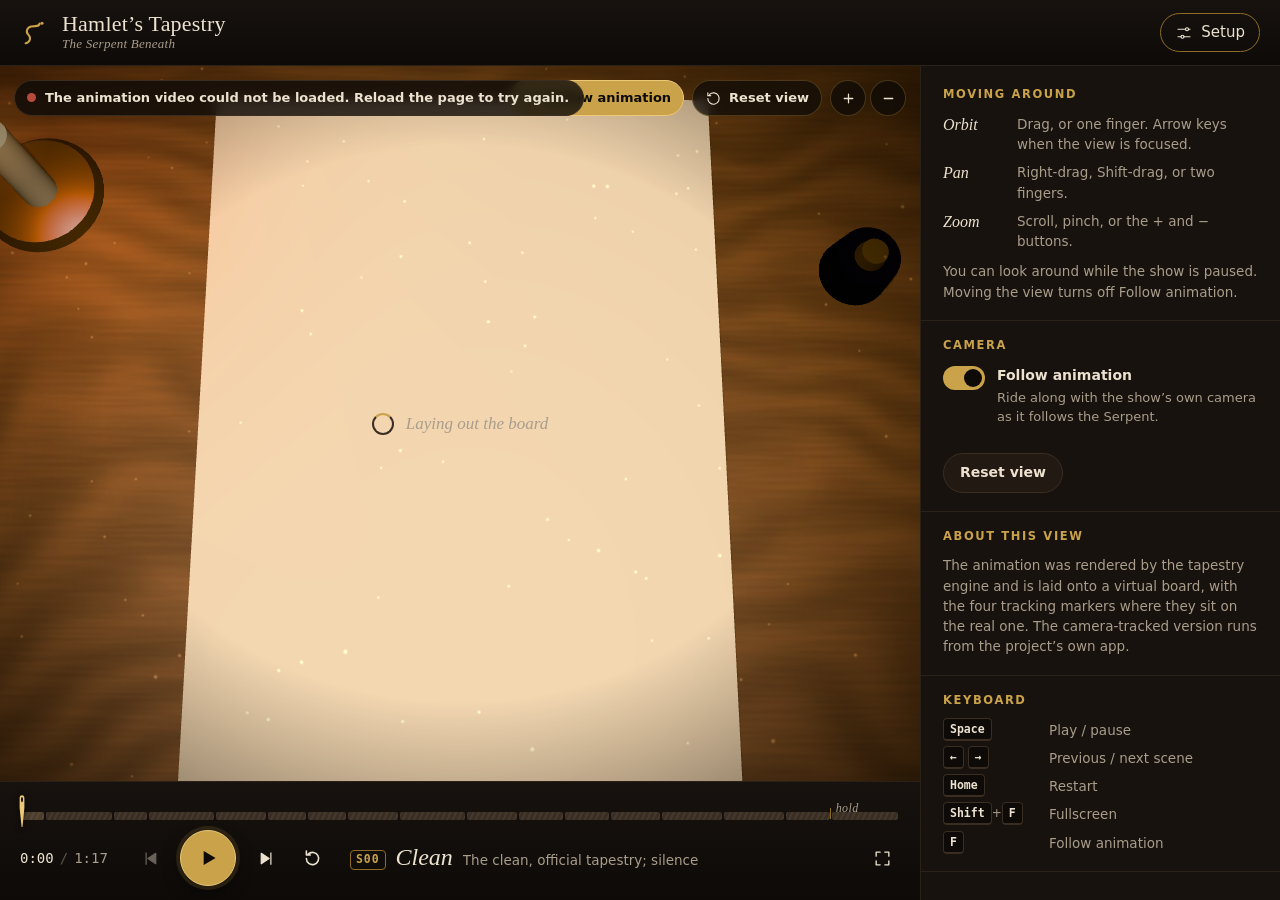
<file: index.html>
<!doctype html>
<html lang="en">
<head>
  <meta charset="utf-8">
  <meta name="viewport" content="width=device-width, initial-scale=1, viewport-fit=cover">
  <meta name="color-scheme" content="dark">
  <meta name="tapestry-static" content="1">
  <title>Hamlet’s Tapestry</title>
  <link rel="icon" href="./static/favicon.svg" type="image/svg+xml">
  <link rel="stylesheet" href="./static/styles.css">
  <script type="importmap">{"imports": {"three": "./static/vendor/three/three.module.min.js"}}</script>
  <script type="module" src="./static/js/main.js"></script>
</head>
<body>
  <a class="skip" href="#transport">Skip to playback controls</a>

  <header class="masthead">
    <div class="brand">
      <svg class="brand-mark" viewBox="0 0 32 32" aria-hidden="true"><path d="M6 27c5-1 6-6 3-9s-2-8 3-9 8 1 9-3" fill="none" stroke="currentColor" stroke-width="2.2" stroke-linecap="round"/><circle cx="23.5" cy="5.5" r="1.6" fill="currentColor"/></svg>
      <h1>Hamlet’s Tapestry <span class="brand-sub" id="show-title">The Serpent Beneath</span></h1>
    </div>

    <div class="modes" role="tablist" aria-label="Viewing mode">
      <button class="mode-tab" role="tab" id="tab-virtual" data-mode="virtual" aria-selected="true" aria-controls="stage">
        <svg viewBox="0 0 24 24" aria-hidden="true"><path d="M12 3 3 8l9 5 9-5-9-5Zm-9 9 9 5 9-5M3 16l9 5 9-5" fill="none" stroke="currentColor" stroke-width="1.6" stroke-linejoin="round"/></svg>
        Virtual Explore
      </button>
      <button class="mode-tab" role="tab" id="tab-scan" data-mode="scan" aria-selected="false" aria-controls="stage" tabindex="-1">
        <svg viewBox="0 0 24 24" aria-hidden="true"><path d="M4 8V5a1 1 0 0 1 1-1h3M16 4h3a1 1 0 0 1 1 1v3M20 16v3a1 1 0 0 1-1 1h-3M8 20H5a1 1 0 0 1-1-1v-3" fill="none" stroke="currentColor" stroke-width="1.6" stroke-linecap="round"/><rect x="8.5" y="8.5" width="7" height="7" rx="1" fill="none" stroke="currentColor" stroke-width="1.6"/></svg>
        Scan Tapestry
      </button>
    </div>

    <button class="setup-toggle" id="setup-toggle" aria-expanded="true" aria-controls="setup">
      <svg viewBox="0 0 24 24" aria-hidden="true"><path d="M4 7h10M18 7h2M4 17h4M12 17h8" stroke="currentColor" stroke-width="1.6" stroke-linecap="round"/><circle cx="16" cy="7" r="2" fill="none" stroke="currentColor" stroke-width="1.6"/><circle cx="10" cy="17" r="2" fill="none" stroke="currentColor" stroke-width="1.6"/></svg>
      <span>Setup</span>
    </button>
  </header>

  <main class="workspace" id="workspace">
    <section class="stage" id="stage" role="tabpanel" aria-labelledby="tab-virtual">
      <div class="viewport" id="viewport">
        <canvas id="virtual-canvas" class="layer" tabindex="0"
          aria-label="3D view of the tapestry on the desk. Drag to orbit, right-drag or two fingers to pan, scroll or pinch to zoom. Arrow keys orbit, plus and minus zoom."></canvas>
        <canvas id="scan-canvas" class="layer scan-layer" hidden role="img" aria-label="Camera view with the animation aligned to the tapestry"></canvas>

        <div class="view-tools" id="view-tools">
          <button class="chip" id="follow-btn" aria-pressed="false" title="Follow the animation's camera (F)">
            <svg viewBox="0 0 24 24" aria-hidden="true"><circle cx="12" cy="12" r="3" fill="none" stroke="currentColor" stroke-width="1.6"/><path d="M12 2v4M12 18v4M2 12h4M18 12h4" stroke="currentColor" stroke-width="1.6" stroke-linecap="round"/></svg>
            <span>Follow animation</span>
          </button>
          <button class="chip" id="reset-view-btn" title="Reset view (0)">
            <svg viewBox="0 0 24 24" aria-hidden="true"><path d="M4 12a8 8 0 1 0 2.4-5.7M4 4v4h4" fill="none" stroke="currentColor" stroke-width="1.6" stroke-linecap="round" stroke-linejoin="round"/></svg>
            <span>Reset view</span>
          </button>
          <div class="zoom-pair" role="group" aria-label="Zoom">
            <button class="chip icon-only" id="zoom-in-btn" aria-label="Zoom in"><svg viewBox="0 0 24 24" aria-hidden="true"><path d="M12 6v12M6 12h12" stroke="currentColor" stroke-width="1.8" stroke-linecap="round"/></svg></button>
            <button class="chip icon-only" id="zoom-out-btn" aria-label="Zoom out"><svg viewBox="0 0 24 24" aria-hidden="true"><path d="M6 12h12" stroke="currentColor" stroke-width="1.8" stroke-linecap="round"/></svg></button>
          </div>
        </div>

        <div class="status-pill" id="status-pill" role="status" aria-live="polite" hidden>
          <span class="dot" aria-hidden="true"></span><span class="status-text" id="status-text"></span>
          <span class="marker-chips" id="marker-chips" aria-hidden="true"></span>
        </div>

        <div class="notice" id="notice" aria-live="polite" hidden>
          <div class="notice-card" role="group" aria-labelledby="notice-title" aria-describedby="notice-text">
            <p class="notice-kicker" id="notice-kicker"></p>
            <h2 id="notice-title"></h2>
            <p id="notice-text"></p>
            <div class="notice-actions" id="notice-actions"></div>
          </div>
        </div>

        <div class="loading" id="loading" hidden><span class="spinner" aria-hidden="true"></span><span id="loading-text">Loading</span></div>
      </div>

      <div class="transport" id="transport" tabindex="-1">
        <div class="thread" id="thread">
          <div class="thread-track" id="thread-track" aria-hidden="true"></div>
          <div class="needle" id="needle" aria-hidden="true">
            <svg viewBox="0 0 10 34"><path d="M5 1.2c1.6 0 2.4 1.2 2.4 3v9.5L5.5 33 4.6 33 2.6 13.7V4.2c0-1.8.8-3 2.4-3Z" fill="currentColor"/><ellipse cx="5" cy="5.6" rx="1" ry="2.6" fill="var(--lampblack)"/></svg>
          </div>
          <input type="range" id="scrubber" class="scrubber" min="0" max="77" step="0.05" value="0" aria-label="Timeline position">
        </div>

        <div class="transport-row">
          <div class="time" aria-hidden="true"><span id="time-elapsed">0:00</span><span class="time-sep">/</span><span id="time-total">1:17</span></div>

          <div class="deck" role="group" aria-label="Playback">
            <button class="ctl" id="prev-btn" aria-label="Previous scene" title="Previous scene (←)">
              <svg viewBox="0 0 24 24" aria-hidden="true"><path d="M7 5v14M18 6l-9 6 9 6V6Z" fill="currentColor" stroke="currentColor" stroke-width="1.4" stroke-linejoin="round"/></svg>
            </button>
            <button class="ctl play" id="play-btn" aria-label="Play" title="Play / pause (Space)">
              <svg class="i-play" viewBox="0 0 24 24" aria-hidden="true"><path d="M8 5.5v13l11-6.5-11-6.5Z" fill="currentColor"/></svg>
              <svg class="i-pause" viewBox="0 0 24 24" aria-hidden="true"><path d="M7.5 5.5h3v13h-3zM13.5 5.5h3v13h-3z" fill="currentColor"/></svg>
            </button>
            <button class="ctl" id="next-btn" aria-label="Next scene" title="Next scene (→)">
              <svg viewBox="0 0 24 24" aria-hidden="true"><path d="M17 5v14M6 6l9 6-9 6V6Z" fill="currentColor" stroke="currentColor" stroke-width="1.4" stroke-linejoin="round"/></svg>
            </button>
            <button class="ctl" id="restart-btn" aria-label="Restart from the beginning" title="Restart (Home)">
              <svg viewBox="0 0 24 24" aria-hidden="true"><path d="M5 12a7 7 0 1 0 2.1-5M5 3.5V8h4.5" fill="none" stroke="currentColor" stroke-width="1.8" stroke-linecap="round" stroke-linejoin="round"/></svg>
            </button>
          </div>

          <div class="scene" id="scene" aria-live="polite">
            <span class="scene-id" id="scene-id">S00</span>
            <span class="scene-name" id="scene-name">Clean</span>
            <span class="scene-desc" id="scene-desc"></span>
          </div>

          <div class="mixer" role="group" aria-label="Sound">
            <button class="ctl small" id="mute-btn" aria-label="Mute" aria-pressed="false" title="Mute (M)">
              <svg class="i-sound" viewBox="0 0 24 24" aria-hidden="true"><path d="M4 9.5h3.5L12 6v12l-4.5-3.5H4v-5Z" fill="currentColor"/><path d="M15.5 9a4 4 0 0 1 0 6M18 6.5a7.5 7.5 0 0 1 0 11" fill="none" stroke="currentColor" stroke-width="1.6" stroke-linecap="round"/></svg>
              <svg class="i-muted" viewBox="0 0 24 24" aria-hidden="true"><path d="M4 9.5h3.5L12 6v12l-4.5-3.5H4v-5Z" fill="currentColor"/><path d="m16 9.5 5 5m0-5-5 5" stroke="currentColor" stroke-width="1.6" stroke-linecap="round"/></svg>
            </button>
            <input type="range" id="volume" class="volume" min="0" max="1" step="0.01" value="0.9" aria-label="Volume">
            <button class="ctl small" id="fullscreen-btn" aria-label="Enter fullscreen" title="Fullscreen (F11 or Shift+F)">
              <svg class="i-enter" viewBox="0 0 24 24" aria-hidden="true"><path d="M4 9V4h5M15 4h5v5M20 15v5h-5M9 20H4v-5" fill="none" stroke="currentColor" stroke-width="1.7" stroke-linecap="round" stroke-linejoin="round"/></svg>
              <svg class="i-exit" viewBox="0 0 24 24" aria-hidden="true"><path d="M9 4v5H4M20 9h-5V4M15 20v-5h5M4 15h5v5" fill="none" stroke="currentColor" stroke-width="1.7" stroke-linecap="round" stroke-linejoin="round"/></svg>
            </button>
          </div>
        </div>
      </div>
    </section>

    <aside class="setup" id="setup" aria-label="Setup">
      <!-- Virtual Explore -->
      <div class="setup-mode" data-for="virtual">
        <section class="panel">
          <h2 class="panel-title">Moving around</h2>
          <dl class="howto">
            <div><dt>Orbit</dt><dd>Drag, or one finger. Arrow keys when the view is focused.</dd></div>
            <div><dt>Pan</dt><dd>Right-drag, Shift-drag, or two fingers.</dd></div>
            <div><dt>Zoom</dt><dd>Scroll, pinch, or the + and − buttons.</dd></div>
          </dl>
          <p class="hint">You can look around while the show is paused. Moving the view turns off Follow animation.</p>
        </section>
        <section class="panel">
          <h2 class="panel-title">Camera</h2>
          <label class="switch">
            <input type="checkbox" id="follow-switch">
            <span class="switch-ui" aria-hidden="true"></span>
            <span class="switch-label">Follow animation<small>Ride along with the show’s own camera as it follows the Serpent.</small></span>
          </label>
          <button class="btn" id="reset-view-btn-2">Reset view</button>
        </section>
        <section class="panel">
          <h2 class="panel-title">About this view</h2>
          <p class="hint" id="about-view">The animation is rendered live by the tapestry engine and laid onto a virtual board, with the four tracking markers where they sit on the real one. No camera is used.</p>
        </section>
      </div>

      <!-- Scan Tapestry -->
      <div class="setup-mode" data-for="scan" hidden>
        <section class="panel">
          <h2 class="panel-title">Camera</h2>
          <div class="segmented" role="radiogroup" aria-label="Camera source" id="source-picker">
            <label><input type="radio" name="source" value="browser" checked><span>Webcam</span></label>
            <label><input type="radio" name="source" value="phone"><span>Phone</span></label>
            <label><input type="radio" name="source" value="stream"><span>Stream URL</span></label>
          </div>

          <div class="source-pane" data-source="browser">
            <label class="field"><span>Camera</span>
              <select id="device-select"><option value="">Default camera</option></select>
            </label>
            <label class="field"><span>Capture size</span>
              <select id="res-select">
                <option value="1280x720">1280 × 720 (smoother)</option>
                <option value="1920x1080">1920 × 1080 (sharper close-ups)</option>
              </select>
            </label>
            <p class="hint">Phone apps such as Camo, DroidCam, Phone Link or Continuity Camera show up here as webcams.</p>
          </div>

          <div class="source-pane" data-source="phone" hidden>
            <div class="phone-link" id="phone-link">
              <img id="phone-qr" alt="QR code that opens the phone camera page" width="168" height="168">
              <div class="phone-link-text">
                <label class="field" id="phone-addr-field" hidden><span>Network address</span><select id="phone-addr"></select></label>
                <p class="mono small" id="phone-url"></p>
                <button class="btn ghost small" id="copy-phone-url">Copy link</button>
              </div>
            </div>
            <ol class="steps">
              <li>Put the phone on the same Wi-Fi as this computer.</li>
              <li>Scan the code with the phone’s camera and open the link.</li>
              <li>The page warns about its certificate once. Choose <b>Advanced → Proceed</b> (Android) or <b>Show Details → visit this website</b> (iPhone).</li>
              <li>Tap <b>Start camera</b> on the phone and allow access.</li>
            </ol>
            <p class="hint">If Windows asks whether Python may use the network, allow it on private networks.</p>
            <p class="warn" id="phone-error" hidden></p>
          </div>

          <div class="source-pane" data-source="stream" hidden>
            <label class="field"><span>Stream URL or camera number</span>
              <input type="text" id="stream-url" inputmode="url" autocomplete="off" spellcheck="false" placeholder="http://192.168.1.20:8080/video">
            </label>
            <p class="hint">Use the MJPEG or RTSP address from an IP camera app, for example IP Webcam (<span class="mono">http://phone-ip:8080/video</span>) or DroidCam (<span class="mono">http://phone-ip:4747/video</span>). A number such as <span class="mono">0</span> opens that camera through OpenCV, as <span class="mono">app.py --camera</span> does.</p>
          </div>

          <div class="source-actions">
            <button class="btn primary" id="source-start">Start camera</button>
            <button class="btn ghost" id="source-stop" hidden>Stop camera</button>
          </div>
          <p class="source-status" id="source-status" aria-live="polite"></p>
        </section>

        <section class="panel">
          <h2 class="panel-title">View</h2>
          <label class="switch">
            <input type="checkbox" id="cine-switch" checked>
            <span class="switch-ui" aria-hidden="true"></span>
            <span class="switch-label">Follow animation<small>Crop and push in on the Serpent like the projected show. Off shows the whole camera frame.</small></span>
          </label>
          <label class="switch">
            <input type="checkbox" id="overlay-switch">
            <span class="switch-ui" aria-hidden="true"></span>
            <span class="switch-label">Tracking overlay<small>Draw panel outlines, the Serpent’s path and the camera target for setup.</small></span>
          </label>
        </section>

        <section class="panel">
          <h2 class="panel-title">Placing the tapestry</h2>
          <figure class="layout-diagram">
            <svg viewBox="0 0 220 280" role="img" aria-labelledby="diagram-title">
              <title id="diagram-title">Marker 0 at top-left, 1 at top-right, 2 at bottom-right, 3 at bottom-left, each just outside the drawing’s corner.</title>
              <rect x="6" y="6" width="208" height="268" rx="4" class="d-board"/>
              <rect x="52" y="52" width="116" height="176" class="d-paper"/>
              <path d="M66 80h88M66 120h88M66 160h88M66 200h88" class="d-lines"/>
              <g class="d-marker"><rect x="18" y="18" width="30" height="30"/><text x="33" y="38">0</text></g>
              <g class="d-marker"><rect x="172" y="18" width="30" height="30"/><text x="187" y="38">1</text></g>
              <g class="d-marker"><rect x="172" y="232" width="30" height="30"/><text x="187" y="252">2</text></g>
              <g class="d-marker"><rect x="18" y="232" width="30" height="30"/><text x="33" y="252">3</text></g>
            </svg>
          </figure>
          <ul class="tips">
            <li>Print <span class="mono">markers.pdf</span> at 100% / Actual size and check the 100 mm scale bar.</li>
            <li>Place markers 0–3 clockwise from the top-left, upright, inner corners facing the drawing, <span id="gap-mm">8</span> mm beyond its edges.</li>
            <li>Mount the camera above the board, looking down, with the whole board filling about two-thirds of the picture.</li>
            <li>Light the board evenly and avoid glare on the markers. At least <span id="min-markers">3</span> must be visible to lock on.</li>
            <li>The show waits for the first lock. If markers are covered later, the last good position is held.</li>
          </ul>
        </section>
      </div>

      <section class="panel keys">
        <h2 class="panel-title">Keyboard</h2>
        <dl class="keylist">
          <div><dt><kbd>Space</kbd></dt><dd>Play / pause</dd></div>
          <div><dt><kbd>←</kbd> <kbd>→</kbd></dt><dd>Previous / next scene</dd></div>
          <div><dt><kbd>Home</kbd></dt><dd>Restart</dd></div>
          <div id="key-mute"><dt><kbd>M</kbd></dt><dd>Mute</dd></div>
          <div><dt><kbd>Shift</kbd>+<kbd>F</kbd></dt><dd>Fullscreen</dd></div>
          <div><dt><kbd>F</kbd></dt><dd>Follow animation</dd></div>
        </dl>
      </section>
    </aside>
  </main>

  <div class="toast" id="toast" role="status" aria-live="polite" hidden></div>
  <noscript><p class="noscript">This page needs JavaScript.</p></noscript>
</body>
</html>
</file>
<file: static/styles.css>
/* Hamlet's Tapestry: a dark stage, couched-gold thread, parchment type. */

:root {
  --lampblack: #0d0a08;
  --arras: #17120e;
  --arras-2: #211912;
  --rule: #3a2e23;
  --rule-soft: #2a2119;
  --parchment: #ece2cf;
  --iron: #a99d8b;
  --gold: #c9a24a;
  --gilt: #ecc978;
  --gold-deep: #8d6d27;
  --verdigris: #86bb95;
  --amber: #e3a64f;
  --oxblood: #b84a3c;
  --oxblood-text: #ec8a7b;

  --display: "Palatino Linotype", "Book Antiqua", Palatino, "URW Palladio L", P052, Georgia, serif;
  --body: "Segoe UI", system-ui, -apple-system, Roboto, "Helvetica Neue", Arial, sans-serif;
  --mono: "Cascadia Mono", Consolas, ui-monospace, "SF Mono", Menlo, monospace;

  --radius: 10px;
  --setup-w: 360px;
  --ease: cubic-bezier(.2, .7, .2, 1);
  color-scheme: dark;
}

* { box-sizing: border-box; }
html, body { margin: 0; height: 100%; }
body {
  background: var(--lampblack);
  color: var(--parchment);
  font: 15px/1.5 var(--body);
  -webkit-font-smoothing: antialiased;
  display: flex;
  flex-direction: column;
  min-height: 100dvh;
  overflow: hidden;
}
button, input, select { font: inherit; color: inherit; }
button { cursor: pointer; }
svg { display: block; }
[hidden] { display: none !important; }
b { color: var(--parchment); font-weight: 600; }

:focus-visible { outline: 2px solid var(--gilt); outline-offset: 2px; border-radius: 6px; }

.skip {
  position: absolute; left: 12px; top: -48px; z-index: 50;
  background: var(--gold); color: var(--lampblack); padding: 8px 12px; border-radius: 6px; text-decoration: none; font-weight: 600;
}
.skip:focus { top: 12px; }

.mono { font-family: var(--mono); font-size: .92em; }
.small { font-size: 13px; }

/* ---- masthead ------------------------------------------------------------------------------------- */
.masthead {
  display: grid;
  grid-template-columns: 1fr auto 1fr;
  align-items: center;
  gap: 16px;
  padding: 12px 20px;
  border-bottom: 1px solid var(--rule-soft);
  background: linear-gradient(var(--arras), var(--lampblack));
}
.brand { display: flex; align-items: center; gap: 12px; min-width: 0; }
.brand-mark { width: 30px; height: 30px; color: var(--gold); flex: none; }
.brand h1 {
  margin: 0; font: 400 22px/1.1 var(--display); letter-spacing: .01em; white-space: nowrap;
}
.brand-sub {
  display: block; font: italic 13px/1.3 var(--display); color: var(--iron); letter-spacing: .02em;
}

.modes {
  display: flex; gap: 4px; padding: 4px;
  background: var(--lampblack); border: 1px solid var(--rule); border-radius: 999px;
}
.mode-tab {
  display: flex; align-items: center; gap: 8px;
  border: 0; background: transparent; color: var(--iron);
  padding: 8px 18px; border-radius: 999px; font-weight: 600; font-size: 14px; letter-spacing: .01em;
  transition: background .2s var(--ease), color .2s var(--ease);
}
.mode-tab svg { width: 18px; height: 18px; }
.mode-tab:hover { color: var(--parchment); }
.mode-tab[aria-selected="true"] {
  background: var(--gold); color: var(--lampblack);
  box-shadow: inset 0 0 0 1px rgba(255, 240, 200, .35), 0 1px 10px rgba(201, 162, 74, .25);
}

.static .masthead { grid-template-columns: 1fr auto; }

.setup-toggle {
  justify-self: end; display: flex; align-items: center; gap: 8px;
  border: 1px solid var(--rule); background: transparent; border-radius: 999px; padding: 7px 14px; color: var(--iron);
}
.setup-toggle svg { width: 18px; height: 18px; }
.setup-toggle:hover, .setup-toggle[aria-expanded="true"] { color: var(--parchment); border-color: var(--gold-deep); }

/* ---- workspace ------------------------------------------------------------------------------------ */
.workspace {
  flex: 1; min-height: 0;
  display: grid; grid-template-columns: minmax(0, 1fr) var(--setup-w);
}
.workspace.setup-closed { grid-template-columns: minmax(0, 1fr) 0; }
.workspace.setup-closed .setup { visibility: hidden; }

.stage { display: flex; flex-direction: column; min-width: 0; min-height: 0; background: var(--lampblack); }

.viewport {
  position: relative; flex: 1; min-height: 0; overflow: hidden;
  background: radial-gradient(120% 90% at 50% 40%, #16110c 0%, #070504 70%);
}
.layer { position: absolute; inset: 0; width: 100%; height: 100%; display: block; }
#virtual-canvas { touch-action: none; cursor: grab; }
#virtual-canvas:active { cursor: grabbing; }
#virtual-canvas:focus-visible { outline-offset: -3px; }
.scan-layer { object-fit: contain; background: #000; }
.viewport::after { /* candlelit vignette */
  content: ""; position: absolute; inset: 0; pointer-events: none;
  background: radial-gradient(ellipse at center, transparent 55%, rgba(5, 3, 2, .55) 100%);
}
.viewport.scan::after { display: none; }

.view-tools {
  position: absolute; z-index: 3; top: 14px; right: 14px; display: flex; gap: 8px; flex-wrap: wrap; justify-content: flex-end;
}
.zoom-pair { display: flex; gap: 4px; }
.chip {
  display: inline-flex; align-items: center; gap: 7px; min-height: 36px;
  padding: 6px 12px; border-radius: 999px;
  background: rgba(13, 10, 8, .72); border: 1px solid rgba(201, 162, 74, .28); color: var(--parchment);
  backdrop-filter: blur(6px); -webkit-backdrop-filter: blur(6px); font-size: 13px; font-weight: 600;
}
.chip svg { width: 17px; height: 17px; }
.chip.icon-only { width: 36px; padding: 0; justify-content: center; }
.chip:hover { border-color: var(--gold); }
.chip[aria-pressed="true"] { background: var(--gold); color: var(--lampblack); border-color: var(--gilt); }

.status-pill {
  position: absolute; z-index: 3; top: 14px; left: 14px; max-width: calc(100% - 28px);
  display: inline-flex; align-items: center; gap: 9px; padding: 7px 14px 7px 12px;
  border-radius: 999px; background: rgba(13, 10, 8, .8); border: 1px solid var(--rule);
  backdrop-filter: blur(6px); -webkit-backdrop-filter: blur(6px); font-size: 13px; font-weight: 600;
}
.status-pill .dot { width: 9px; height: 9px; border-radius: 50%; background: var(--iron); flex: none; }
.status-pill[data-tone="ok"] .dot { background: var(--verdigris); box-shadow: 0 0 10px var(--verdigris); }
.status-pill[data-tone="warn"] .dot { background: var(--amber); }
.status-pill[data-tone="bad"] .dot { background: var(--oxblood); }
.status-pill[data-tone="busy"] .dot { background: var(--gold); animation: pulse 1.1s ease-in-out infinite; }
.marker-chips { display: inline-flex; gap: 3px; }
.marker-chips span {
  width: 18px; height: 18px; display: grid; place-items: center; border-radius: 4px;
  font: 600 11px/1 var(--mono); border: 1px solid var(--rule); color: var(--iron);
}
.marker-chips span.on { background: var(--parchment); color: var(--lampblack); border-color: var(--parchment); }

@keyframes pulse { 50% { opacity: .35; } }

.notice {
  position: absolute; inset: 0; z-index: 4; display: grid; place-items: center; padding: 20px;
  background: rgba(7, 5, 4, .6);
}
.notice-card {
  width: min(460px, 100%); padding: 26px 26px 22px; border-radius: 14px;
  background: var(--arras); border: 1px solid var(--rule); box-shadow: 0 20px 60px rgba(0, 0, 0, .55);
}
.notice-kicker {
  margin: 0 0 6px; font: 600 11px/1.2 var(--body); letter-spacing: .14em; text-transform: uppercase; color: var(--gold);
}
.notice-card[data-tone="bad"] .notice-kicker { color: var(--oxblood-text); }
.notice-card h2 { margin: 0 0 8px; font: 400 24px/1.2 var(--display); }
.notice-card p { margin: 0 0 18px; color: var(--iron); }
.notice-actions { display: flex; gap: 10px; flex-wrap: wrap; }

.loading {
  position: absolute; z-index: 2; inset: 0; display: flex; align-items: center; justify-content: center; gap: 12px;
  font: italic 17px/1 var(--display); color: var(--iron); pointer-events: none;
}
.spinner {
  width: 22px; height: 22px; border-radius: 50%;
  border: 2px solid var(--rule); border-top-color: var(--gold); animation: spin 0.9s linear infinite;
}
@keyframes spin { to { transform: rotate(360deg); } }

/* ---- transport ------------------------------------------------------------------------------------ */
.transport {
  position: relative; z-index: 5;
  padding: 10px 20px 14px; border-top: 1px solid var(--rule-soft);
  background: linear-gradient(var(--arras), var(--lampblack));
}
.transport:focus { outline: none; }

/* The scrubber is a length of thread: one stitch per scene, couched gold where the show has played. */
.thread { position: relative; height: 34px; margin: 0 2px 4px; }
.thread-track { position: absolute; left: 0; right: 0; top: 20px; height: 8px; display: flex; gap: 2px; }
.stitch {
  position: relative; height: 100%; border-radius: 2px; background: var(--rule); overflow: visible;
  background-image: repeating-linear-gradient(115deg, rgba(255, 255, 255, .05) 0 2px, transparent 2px 5px);
}
.stitch.current { background-color: #4c3d2c; }
.stitch-gold {
  position: absolute; left: 0; top: 0; bottom: 0; width: 0; border-radius: 2px;
  background: repeating-linear-gradient(115deg, #f0d184 0 2.5px, #b98f3c 2.5px 5px);
  box-shadow: 0 0 8px rgba(201, 162, 74, .3);
}
.zone {
  position: absolute; bottom: 12px; left: 0; display: flex; align-items: center; gap: 5px; pointer-events: none;
  font: italic 12px/1 var(--display); color: var(--iron); white-space: nowrap; letter-spacing: .03em;
}
.zone::before { content: ""; width: 1px; height: 11px; background: var(--gold-deep); transform: translateY(5px); }
.needle {
  position: absolute; top: 2px; left: 0; width: 10px; height: 34px; margin-left: -5px;
  color: var(--gilt); pointer-events: none; filter: drop-shadow(0 1px 3px rgba(0, 0, 0, .7));
  transition: transform .12s var(--ease);
}
.needle svg { width: 10px; height: 34px; }
.scrubber {
  position: absolute; inset: 0; width: 100%; height: 100%; margin: 0; opacity: 0; cursor: pointer; touch-action: none;
}
.thread:has(.scrubber:focus-visible) { outline: 2px solid var(--gilt); outline-offset: 4px; border-radius: 6px; }
.thread:hover .needle, .thread.dragging .needle { transform: scale(1.12); }

.transport-row {
  display: grid; grid-template-columns: auto auto minmax(0, 1fr) auto; align-items: center; gap: 18px;
}
.time { font: 500 14px/1 var(--mono); color: var(--iron); font-variant-numeric: tabular-nums; min-width: 92px; }
.time #time-elapsed { color: var(--parchment); }
.time-sep { margin: 0 6px; opacity: .5; }

.deck { display: flex; align-items: center; gap: 6px; }
.ctl {
  width: 40px; height: 40px; display: grid; place-items: center; border-radius: 50%;
  border: 1px solid transparent; background: transparent; color: var(--parchment);
  transition: background .15s, border-color .15s, color .15s;
}
.ctl svg { width: 21px; height: 21px; }
.ctl:hover { background: var(--arras-2); border-color: var(--rule); }
.ctl.small { width: 36px; height: 36px; }
.ctl.small svg { width: 19px; height: 19px; }
.ctl.play {
  width: 56px; height: 56px; margin: 0 4px;
  background: var(--gold); color: var(--lampblack); border-color: var(--gilt);
  box-shadow: 0 0 0 4px rgba(201, 162, 74, .14), 0 6px 18px rgba(0, 0, 0, .45);
}
.ctl.play svg { width: 26px; height: 26px; }
.ctl.play:hover { background: var(--gilt); }
.ctl.play .i-pause, .ctl.play.playing .i-play { display: none; }
.ctl.play.playing .i-pause { display: block; }
.ctl.play.waiting { animation: wait-ring 1.6s ease-in-out infinite; }
@keyframes wait-ring { 50% { box-shadow: 0 0 0 9px rgba(201, 162, 74, .05), 0 6px 18px rgba(0, 0, 0, .45); } }
.ctl[disabled] { opacity: .4; cursor: default; }

.scene { min-width: 0; display: flex; align-items: baseline; gap: 10px; overflow: hidden; }
.scene-id {
  font: 600 11.5px/1 var(--mono); letter-spacing: .08em; color: var(--gold);
  border: 1px solid var(--gold-deep); border-radius: 4px; padding: 3px 5px; flex: none; transform: translateY(-2px);
}
.scene-name { font: italic 24px/1.1 var(--display); white-space: nowrap; }
.scene-desc { color: var(--iron); font-size: 13.5px; white-space: nowrap; overflow: hidden; text-overflow: ellipsis; min-width: 0; }

.mixer { display: flex; align-items: center; gap: 6px; }
.ctl .i-muted, .ctl[aria-pressed="true"] .i-sound, .ctl .i-exit { display: none; }
.ctl[aria-pressed="true"] .i-muted { display: block; }
.is-fullscreen .ctl .i-exit { display: block; }
.is-fullscreen .ctl .i-enter { display: none; }

.volume { width: 96px; accent-color: var(--gold); height: 24px; }
input[type="range"].volume { cursor: pointer; }

/* ---- setup panel ---------------------------------------------------------------------------------- */
.setup {
  min-width: 0; overflow-y: auto; border-left: 1px solid var(--rule-soft); background: var(--arras);
  padding: 4px 0 24px; scrollbar-color: var(--rule) transparent;
}
.panel { padding: 18px 22px; border-bottom: 1px solid var(--rule-soft); }
.panel-title {
  margin: 0 0 12px; font: 600 11.5px/1.2 var(--body); letter-spacing: .14em; text-transform: uppercase; color: var(--gold);
}
.hint { margin: 10px 0 0; color: var(--iron); font-size: 13.5px; }
.warn { margin: 10px 0 0; color: var(--oxblood-text); font-size: 13.5px; }

.howto, .keylist { margin: 0; display: grid; gap: 8px; }
.howto div, .keylist div { display: grid; grid-template-columns: 64px 1fr; gap: 10px; }
.keylist div { grid-template-columns: 96px 1fr; }
.howto dt { font: italic 16px/1.35 var(--display); color: var(--parchment); }
.howto dd, .keylist dd { margin: 0; color: var(--iron); font-size: 13.5px; }
.keylist dt { color: var(--iron); font-size: 12px; }
kbd {
  font: 600 11.5px/1 var(--mono); padding: 3px 6px; border-radius: 4px;
  border: 1px solid var(--rule); border-bottom-width: 2px; background: var(--lampblack); color: var(--parchment);
}

.btn {
  display: inline-flex; align-items: center; justify-content: center; gap: 8px; min-height: 40px;
  padding: 8px 16px; border-radius: 999px; border: 1px solid var(--rule); background: var(--arras-2);
  font-weight: 600; font-size: 14px; color: var(--parchment);
}
.btn:hover { border-color: var(--gold-deep); }
.btn.primary { background: var(--gold); color: var(--lampblack); border-color: var(--gilt); }
.btn.primary:hover { background: var(--gilt); }
.btn.ghost { background: transparent; }
.btn.small { min-height: 32px; padding: 4px 12px; font-size: 13px; }
.btn[disabled] { opacity: .5; cursor: default; }
.panel .btn + .btn { margin-left: 6px; }
.panel > .btn { margin-top: 14px; }

.switch { display: grid; grid-template-columns: 42px 1fr; gap: 12px; align-items: start; cursor: pointer; margin: 0 0 12px; }
.switch input { position: absolute; opacity: 0; width: 1px; height: 1px; }
.switch-ui {
  position: relative; width: 42px; height: 24px; border-radius: 999px; background: var(--rule); margin-top: 1px;
  transition: background .2s var(--ease);
}
.switch-ui::after {
  content: ""; position: absolute; left: 3px; top: 3px; width: 18px; height: 18px; border-radius: 50%;
  background: var(--parchment); transition: transform .2s var(--ease);
}
.switch input:checked + .switch-ui { background: var(--gold); }
.switch input:checked + .switch-ui::after { transform: translateX(18px); background: var(--lampblack); }
.switch input:focus-visible + .switch-ui { outline: 2px solid var(--gilt); outline-offset: 2px; }
.switch-label { font-weight: 600; font-size: 14px; }
.switch-label small { display: block; font-weight: 400; color: var(--iron); font-size: 13px; margin-top: 2px; }

.segmented {
  display: grid; grid-template-columns: repeat(3, 1fr); padding: 3px; gap: 3px;
  border: 1px solid var(--rule); border-radius: 10px; background: var(--lampblack); margin-bottom: 14px;
}
.segmented label { position: relative; }
.segmented input { position: absolute; opacity: 0; inset: 0; margin: 0; cursor: pointer; }
.segmented span {
  display: block; text-align: center; padding: 7px 4px; border-radius: 7px; font-size: 13px; font-weight: 600; color: var(--iron);
}
.segmented input:checked + span { background: var(--arras-2); color: var(--parchment); box-shadow: inset 0 0 0 1px var(--gold-deep); }
.segmented input:focus-visible + span { outline: 2px solid var(--gilt); outline-offset: 1px; }

.field { display: grid; gap: 5px; margin: 0 0 12px; }
.field > span { font-size: 12.5px; color: var(--iron); font-weight: 600; }
.field select, .field input {
  width: 100%; min-height: 40px; padding: 8px 10px; border-radius: 8px;
  background: var(--lampblack); border: 1px solid var(--rule); color: var(--parchment);
}
.field select:focus-visible, .field input:focus-visible { border-color: var(--gold); }

.source-actions { display: flex; gap: 8px; margin-top: 14px; flex-wrap: wrap; }
.source-status { margin: 10px 0 0; font-size: 13.5px; color: var(--iron); min-height: 1.5em; overflow-wrap: anywhere; }
.source-status[data-tone="ok"] { color: var(--verdigris); }
.source-status[data-tone="warn"] { color: var(--amber); }
.source-status[data-tone="bad"] { color: var(--oxblood-text); }

.phone-link { display: grid; grid-template-columns: 168px 1fr; gap: 14px; align-items: start; margin-bottom: 8px; }
.phone-link img { width: 168px; height: 168px; border-radius: 8px; background: #fff; image-rendering: pixelated; }
.phone-link-text p { margin: 0 0 8px; word-break: break-all; color: var(--parchment); }
.steps { margin: 12px 0 0; padding-left: 20px; color: var(--iron); font-size: 13.5px; display: grid; gap: 6px; }
.tips { margin: 14px 0 0; padding-left: 18px; color: var(--iron); font-size: 13.5px; display: grid; gap: 7px; }

.layout-diagram { margin: 0; display: grid; place-items: center; }
.layout-diagram svg { width: 100%; max-width: 200px; height: auto; }
.d-board { fill: #e2dccf; }
.d-paper { fill: #f4ecd9; stroke: #b49a62; stroke-width: 1; }
.d-lines { stroke: #c9b78f; stroke-width: 1; stroke-dasharray: 3 3; }
.d-marker rect { fill: #111; }
.d-marker text { fill: #fff; font: 600 14px var(--mono); text-anchor: middle; }

.toast {
  position: fixed; z-index: 60; left: 50%; bottom: 26px; transform: translateX(-50%);
  padding: 10px 16px; border-radius: 999px; background: var(--parchment); color: var(--lampblack);
  font-weight: 600; font-size: 14px; box-shadow: 0 10px 30px rgba(0, 0, 0, .5); max-width: calc(100% - 32px);
}
.noscript { padding: 24px; }

/* ---- fullscreen: the show fills the screen, controls float and fade --------------------------------- */
.stage:fullscreen { width: 100vw; height: 100vh; }
.is-fullscreen .viewport { flex: 1; }
.is-fullscreen .transport {
  position: absolute; left: 0; right: 0; bottom: 0; border-top: 0;
  background: linear-gradient(transparent, rgba(7, 5, 4, .92) 45%);
  padding-top: 40px; transition: opacity .35s var(--ease), transform .35s var(--ease);
}
.is-fullscreen.idle .transport { opacity: 0; transform: translateY(12px); pointer-events: none; }
.is-fullscreen.idle .view-tools, .is-fullscreen.idle .status-pill[data-tone="ok"] { opacity: 0; }
.is-fullscreen.idle { cursor: none; }
.view-tools, .status-pill { transition: opacity .35s var(--ease); }

.pseudo-fs body { overflow: hidden; }
.pseudo-fs .stage { position: fixed; inset: 0; z-index: 40; }

/* ---- smaller screens ------------------------------------------------------------------------------ */
@media (max-width: 1100px) {
  :root { --setup-w: 320px; }
  .scene-desc { display: none; }
}

@media (max-width: 860px) {
  body { overflow: auto; }
  .masthead { grid-template-columns: 1fr auto; padding: 10px 14px; gap: 10px; }
  .modes { grid-column: 1 / -1; grid-row: 2; justify-self: stretch; }
  .mode-tab { flex: 1; justify-content: center; padding: 9px 10px; }
  .setup-toggle { grid-column: 2; grid-row: 1; }
  .brand h1 { font-size: 19px; }
  .workspace, .workspace.setup-closed { display: block; }
  .stage { min-height: 0; }
  .viewport { flex: none; height: min(64dvh, 720px); min-height: 320px; }
  .transport { padding: 8px 14px 12px; }
  .transport-row { grid-template-columns: auto 1fr auto; grid-template-areas: "deck deck deck" "time scene mixer"; gap: 8px 12px; }
  .deck { grid-area: deck; justify-content: center; }
  .time { grid-area: time; min-width: 0; font-size: 13px; }
  .scene { grid-area: scene; justify-content: center; }
  .mixer { grid-area: mixer; }
  .scene-name { font-size: 20px; }
  .volume { width: 72px; }
  .zone { font-size: 11px; }
  .setup { border-left: 0; border-top: 1px solid var(--rule-soft); overflow: visible; }
  .workspace.setup-closed .setup { display: none; }
  .view-tools .chip span { display: none; }
  .view-tools .chip { width: 40px; height: 40px; padding: 0; justify-content: center; }
  .phone-link { grid-template-columns: 1fr; justify-items: start; }
}

@media (max-width: 420px) {
  .brand-sub { display: none; }
  .volume { display: none; }
  .ctl.play { width: 52px; height: 52px; }
}

@media (prefers-reduced-motion: reduce) {
  *, *::before, *::after { animation-duration: .001ms !important; animation-iteration-count: 1 !important; transition-duration: .001ms !important; }
}
</file>
